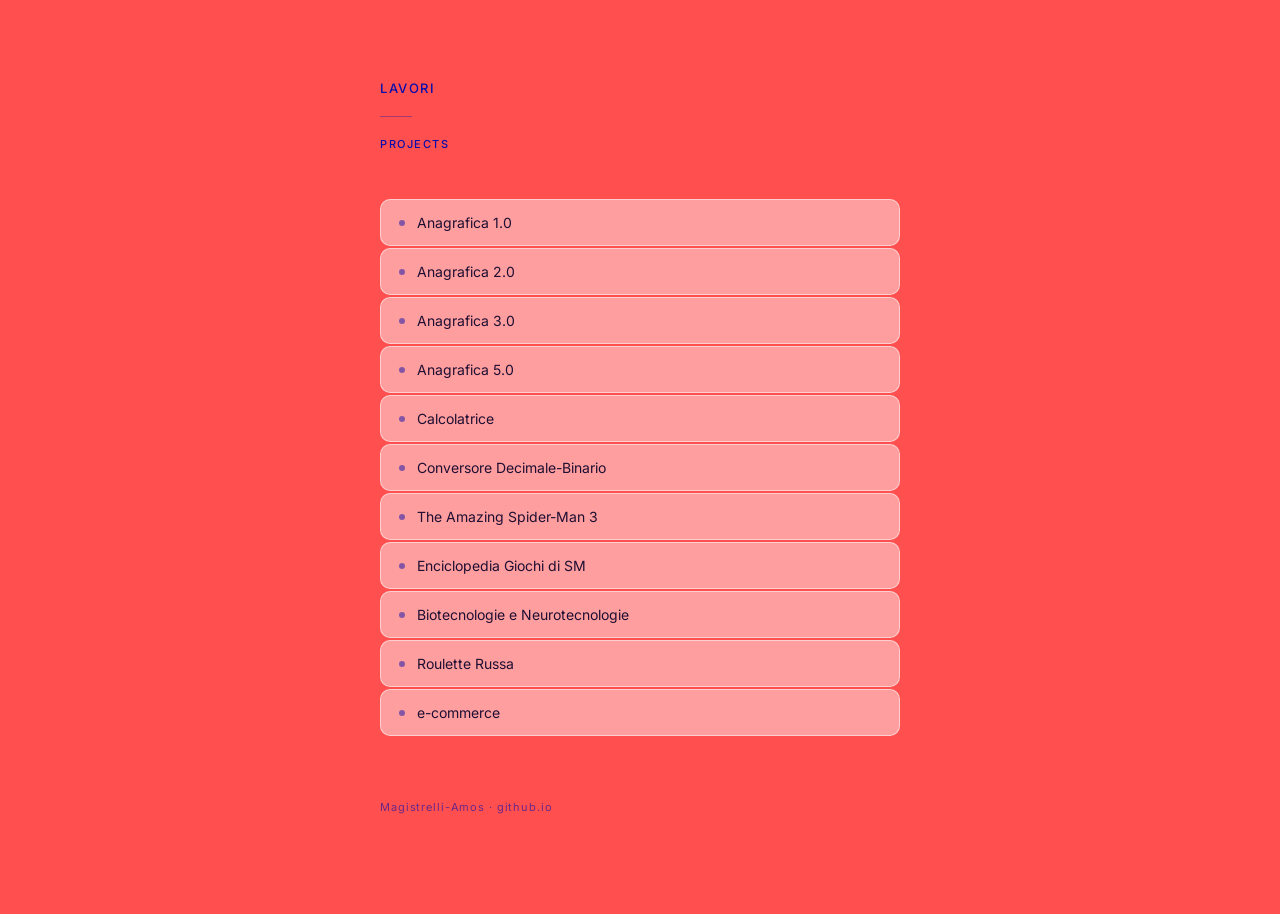
<file: index.html>
<!DOCTYPE html>
<html lang="it">
  <head>
    <meta charset="UTF-8" />
    <meta name="viewport" content="width=device-width, initial-scale=1.0" />
    <title>Lavori</title>
    <link href="https://fonts.googleapis.com/css2?family=Inter:wght@300;400;500&display=swap" rel="stylesheet" />
    <style>
      *, *::before, *::after { box-sizing: border-box; margin: 0; padding: 0; }

      :root {
        --bg: #ff4f4f;
        --surface: rgba(255,255,255,0.45);
        --border: rgba(255,255,255,0.5);
        --border-hover: rgba(255,255,255,0.85);
        --text-primary: #1e0f33;
        --text-secondary: #090ead;
        --accent: #09f5f5;
      }

      body {
        background-color: var(--bg);
        font-family: 'Inter', sans-serif;
        font-weight: 400;
        color: var(--text-primary);
        min-height: 100vh;
        padding: 80px 24px 100px;
        transition: background-color 1.4s ease;
      }

      body.shiny {
        --bg: #64ccf3;
        --surface: rgba(255,255,255,0.45);
        --border: rgba(255,255,255,0.5);
        --border-hover: rgba(255,255,255,0.85);
        --text-primary: #002f44;
        --text-secondary: #1a6a8a;
        --accent: #004e72;
      }

      .flash {
        position: fixed; inset: 0;
        background: white; opacity: 0;
        pointer-events: none; z-index: 999;
      }
      .flash.active { animation: flash 0.8s ease forwards; }
      @keyframes flash {
        0%   { opacity: 0; }
        15%  { opacity: 0.85; }
        40%  { opacity: 0; }
        55%  { opacity: 0.4; }
        100% { opacity: 0; }
      }

      .container {
        max-width: 520px;
        margin: 0 auto;
      }

      header {
        margin-bottom: 48px;
      }

      .wordmark {
        font-size: 13px;
        font-weight: 500;
        letter-spacing: 0.12em;
        text-transform: uppercase;
        color: var(--text-secondary);
      }

      .divider {
        width: 32px;
        height: 1px;
        background: var(--text-secondary);
        opacity: 0.35;
        margin: 20px 0;
      }

      .section-label {
        font-size: 11px;
        font-weight: 500;
        letter-spacing: 0.14em;
        text-transform: uppercase;
        color: var(--text-secondary);
        margin-bottom: 20px;
      }

      .list {
        list-style: none;
        display: flex;
        flex-direction: column;
        gap: 2px;
      }

      .list-item a {
        display: flex;
        align-items: center;
        justify-content: space-between;
        padding: 14px 18px;
        background: var(--surface);
        border: 0.5px solid var(--border);
        border-radius: 10px;
        text-decoration: none;
        color: var(--text-primary);
        font-size: 14px;
        font-weight: 400;
        backdrop-filter: blur(6px);
        transition: border-color 0.15s, transform 0.15s, background 0.15s;
      }

      .list-item a:hover {
        border-color: var(--border-hover);
        background: rgba(255,255,255,0.6);
        transform: translateX(3px);
      }

      .item-left {
        display: flex;
        align-items: center;
        gap: 12px;
      }

      .item-dot {
        width: 6px; height: 6px;
        border-radius: 50%;
        background: var(--text-secondary);
        opacity: 0.5;
        flex-shrink: 0;
        transition: opacity 0.15s, background 0.15s;
      }

      .list-item a:hover .item-dot {
        opacity: 1;
        background: var(--accent);
      }

      .item-arrow {
        font-size: 13px;
        color: var(--text-secondary);
        opacity: 0;
        transition: opacity 0.15s, transform 0.15s;
      }

      .list-item a:hover .item-arrow {
        opacity: 1;
        transform: translateX(2px);
      }

      .list-item.wip a { opacity: 0.4; }

      footer {
        margin-top: 64px;
        font-size: 11px;
        color: var(--text-secondary);
        opacity: 0.6;
        letter-spacing: 0.08em;
      }

      @media (max-width: 480px) {
        body { padding: 48px 16px 80px; }
        .list-item a { padding: 13px 14px; }
      }
    </style>
  </head>
  <body>
    <div class="flash" id="flash"></div>

    <div class="container">
      <header>
        <div class="wordmark">Lavori</div>
        <div class="divider"></div>
        <div class="section-label">Projects</div>
      </header>

      <ul class="list">
        <li class="list-item"><a href="https://magistrelli-amos.github.io/lavoritps/Anagrafica Utente.html"><div class="item-left"><span class="item-dot"></span><span>Anagrafica 1.0</span></div><span class="item-arrow">→</span></a></li>
        <li class="list-item"><a href="https://magistrelli-amos.github.io/lavoritps/Anagrafica2.0.html"><div class="item-left"><span class="item-dot"></span><span>Anagrafica 2.0</span></div><span class="item-arrow">→</span></a></li>
        <li class="list-item"><a href="https://magistrelli-amos.github.io/lavoritps/anagrafica_3.0.html"><div class="item-left"><span class="item-dot"></span><span>Anagrafica 3.0</span></div><span class="item-arrow">→</span></a></li>
        <li class="list-item"><a href="https://magistrelli-amos.github.io/lavoritps/Anagrafica 5.0.html"><div class="item-left"><span class="item-dot"></span><span>Anagrafica 5.0</span></div><span class="item-arrow">→</span></a></li>
        <li class="list-item"><a href="https://magistrelli-amos.github.io/lavoritps/Calcolatrice.html"><div class="item-left"><span class="item-dot"></span><span>Calcolatrice</span></div><span class="item-arrow">→</span></a></li>
        <li class="list-item"><a href="https://magistrelli-amos.github.io/lavoritps/Conversore Decimale-Binario.html"><div class="item-left"><span class="item-dot"></span><span>Conversore Decimale-Binario</span></div><span class="item-arrow">→</span></a></li>
         <li class="list-item"><a href="https://magistrelli-amos.github.io/lavoritps/TASM3_fansite.html"><div class="item-left"><span class="item-dot"></span><span>The Amazing Spider-Man 3</span></div><span class="item-arrow">→</span></a></li>
        <li class="list-item"><a href="https://magistrelli-amos.github.io/lavoritps/spiderman_games_encyclopedia.html"><div class="item-left"><span class="item-dot"></span><span>Enciclopedia Giochi di SM</span></div><span class="item-arrow">→</span></a></li>
        <li class="list-item"><a href="https://magistrelli-amos.github.io/lavoritps/biotecnologie-neurotecnologie.html"><div class="item-left"><span class="item-dot"></span><span>Biotecnologie e Neurotecnologie</span></div><span class="item-arrow">→</span></a></li>
         <li class="list-item"><a href="https://magistrelli-amos.github.io/lavoritps/roulette.html"><div class="item-left"><span class="item-dot"></span><span>Roulette Russa</span></div><span class="item-arrow">→</span></a></li>
         <li class="list-item"><a href="https://magistrelli-amos.github.io/lavoritps/e-commerce/index.html"><div class="item-left"><span class="item-dot"></span><span>e-commerce</span></div><span class="item-arrow">→</span></a></li>
      </ul>

      <footer>Magistrelli-Amos · github.io</footer>
    </div>

    <script>
      if (Math.random() < 1 / 4096) {
        const flash = document.getElementById('flash');
        flash.classList.add('active');
        setTimeout(() => {
          document.body.classList.add('shiny');
          flash.classList.remove('active');
        }, 420);
      }
    </script>
  </body>
</html>
</file>
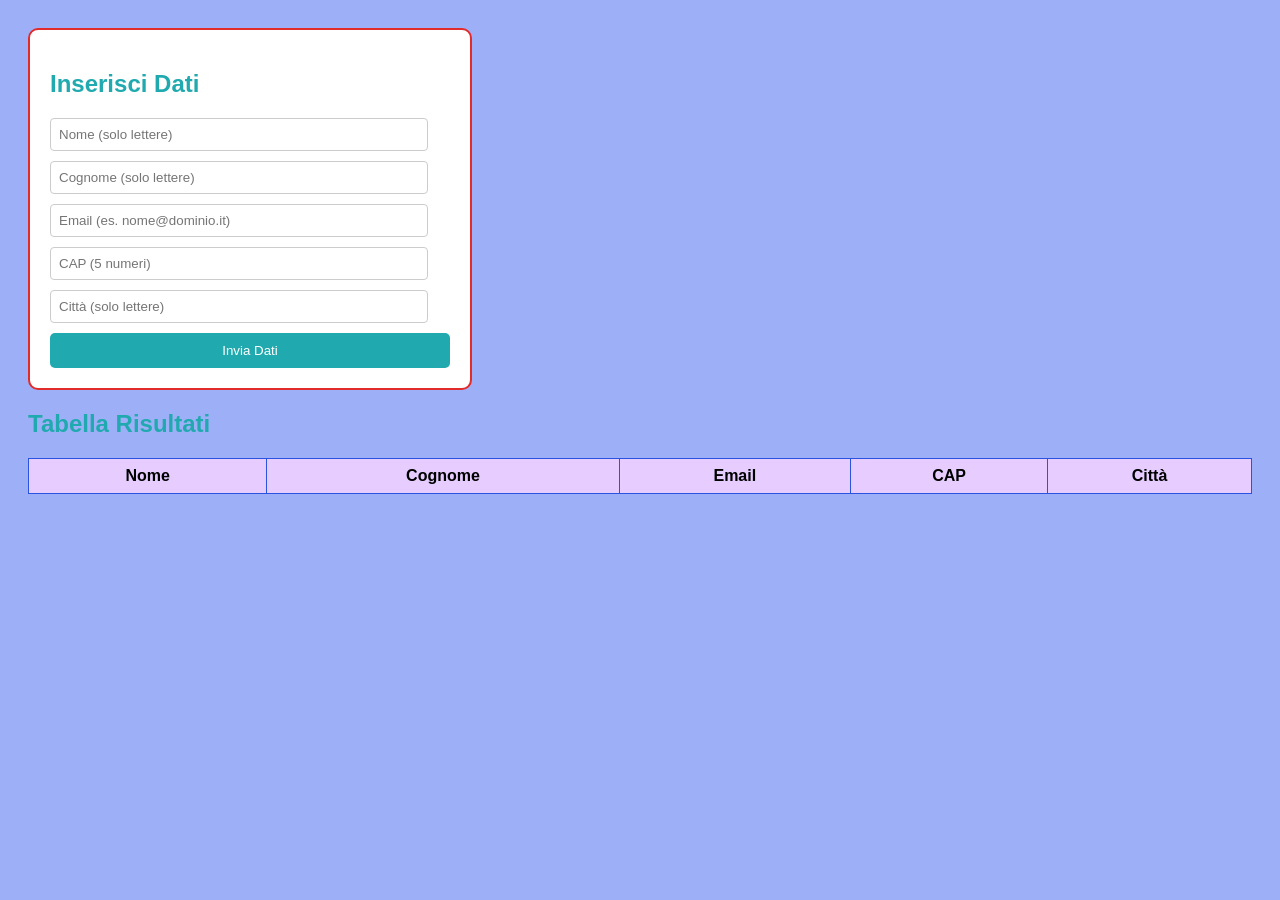
<file: Anagrafica 5.0.html>
<!DOCTYPE html>
<html>
<head>
    <title>Esercizio Anagrafica Validata</title>
    <style>
        body {
            background-color: #9daff6;
            font-family: Arial, sans-serif;
            padding: 20px;
        }

        .contenitore {
            background-color: white;
            border: 2px solid #e22b2b;
            padding: 20px;
            width: 400px;
            border-radius: 10px;
        }

        h2 {
            color: #20aaaf;
        }

        input {
            margin-bottom: 10px;
            display: block;
            width: 90%;
            padding: 8px;
            border: 1px solid #ccc;
            border-radius: 4px;
        }

        button {
            background-color: #20aaaf;
            color: white;
            border: none;
            padding: 10px;
            cursor: pointer;
            border-radius: 5px;
            width: 100%;
        }

        button:hover {
            background-color: #02056e;
        }

        .messaggio-errore {
            color: red;
            font-size: 14px;
            margin-bottom: 10px;
            display: none;
        }

        table {
            width: 100%;
            border-collapse: collapse;
            margin-top: 20px;
            background-color: white;
        }

        table, th, td {
            border: 1px solid #2b53e2;
        }

        th {
            background-color: #e6ccff;
            padding: 8px;
        }

        td {
            padding: 8px;
            text-align: left;
        }
    </style>
</head>
<body>

    <div class="contenitore">
        <h2>Inserisci Dati</h2>
        
        <div id="erroreGenerico" class="messaggio-errore">Per favore, controlla i campi inseriti.</div>

        <input type="text" id="campoNome" placeholder="Nome (solo lettere)">
        <input type="text" id="campoCognome" placeholder="Cognome (solo lettere)">
        <input type="text" id="campoEmail" placeholder="Email (es. nome@dominio.it)">
        <input type="text" id="campoCAP" placeholder="CAP (5 numeri)">
        <input type="text" id="campoCitta" placeholder="Città (solo lettere)">

        <button onclick="salvaDati()">Invia Dati</button>
    </div>

    <h2>Tabella Risultati</h2>
    <table id="tabellaDati">
        <thead>
            <tr>
                <th>Nome</th>
                <th>Cognome</th>
                <th>Email</th>
                <th>CAP</th>
                <th>Città</th>
            </tr>
        </thead>
        <tbody>
        </tbody>
    </table>

    <script>
        var elencoDati = [];

        function salvaDati() {
            var nome = document.getElementById("campoNome").value;
            var cognome = document.getElementById("campoCognome").value;
            var email = document.getElementById("campoEmail").value;
            var cap = document.getElementById("campoCAP").value;
            var citta = document.getElementById("campoCitta").value;
            var boxErrore = document.getElementById("erroreGenerico");

            var regexLettere = /^[a-zA-Z\sàèìòùÀÈÌÒÙ]+$/;
            var regexCAP = /^[0-9]{5}$/;
            var regexEmail = /^[^\s@]+@[^\s@]+\.[a-zA-Z]{2,6}$/;

            var errore = "";

            if (!regexLettere.test(nome)) {
                errore += "Nome non valido. ";
            }
            if (!regexLettere.test(cognome)) {
                errore += "Cognome non valido. ";
            }
            if (!regexEmail.test(email)) {
                errore += "Email non valida. ";
            }
            if (!regexCAP.test(cap)) {
                errore += "CAP deve contenere 5 numeri. ";
            }
            
            if (!regexLettere.test(citta)) {
                errore += "Città non valida (usa solo lettere). ";
            }

            if (errore !== "") {
                boxErrore.innerHTML = errore;
                boxErrore.style.display = "block";
                return;
            } else {
                boxErrore.style.display = "none";
            }

            var nuovoOggetto = {
                n: nome,
                c: cognome,
                e: email,
                cp: cap,
                cit: citta
            };

            elencoDati.push(nuovoOggetto);

            document.getElementById("campoNome").value = "";
            document.getElementById("campoCognome").value = "";
            document.getElementById("campoEmail").value = "";
            document.getElementById("campoCAP").value = "";
            document.getElementById("campoCitta").value = "";

            mostraTabella();
        }

        function mostraTabella() {
            var corpoTabella = document.getElementById("tabellaDati").getElementsByTagName('tbody')[0];
            corpoTabella.innerHTML = "";

            for (var i = 0; i < elencoDati.length; i++) {
                var riga = corpoTabella.insertRow();
                
                riga.insertCell(0).innerHTML = elencoDati[i].n;
                riga.insertCell(1).innerHTML = elencoDati[i].c;
                riga.insertCell(2).innerHTML = elencoDati[i].e;
                riga.insertCell(3).innerHTML = elencoDati[i].cp;
                riga.insertCell(4).innerHTML = elencoDati[i].cit;
            }
        }
    </script>

</body>
</html>
</file>
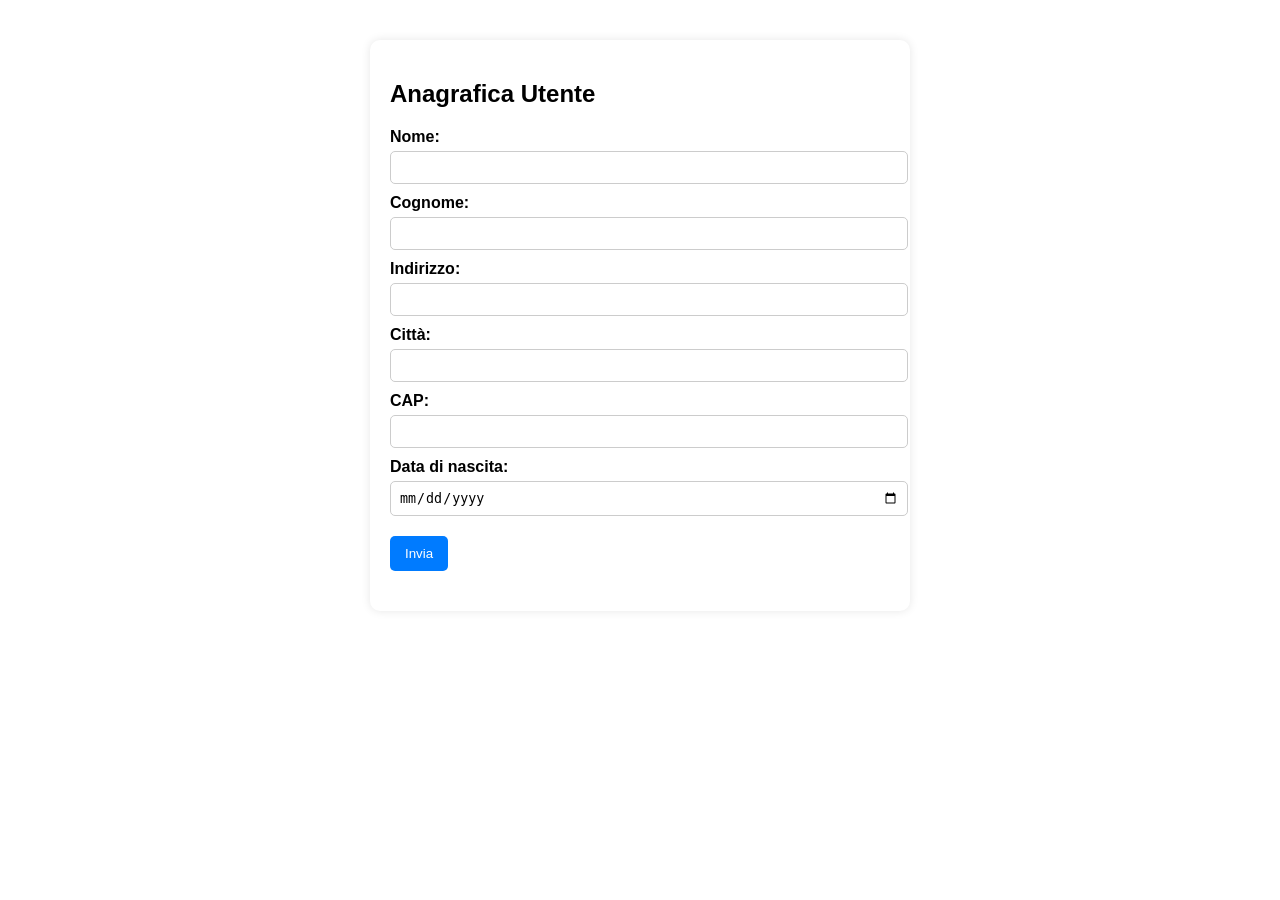
<file: Anagrafica Utente.html>
<!doctype html>
<html lang="it">
<head>
  <meta charset="UTF-8">
  <title>Anagrafica Utente con Generazione</title>
  <style>
    body {
      font-family: Arial, sans-serif;
      max-width: 500px;
      margin: 40px auto;
      padding: 20px;
      border-radius: 10px;
      box-shadow: 0 0 10px rgba(0,0,0,0.1);
    }
    label {
      display: block;
      margin-top: 10px;
      font-weight: bold;
    }
    input {
      width: 100%;
      padding: 8px;
      margin-top: 5px;
      border-radius: 5px;
      border: 1px solid #ccc;
    }
    button {
      margin-top: 20px;
      padding: 10px 15px;
      border: none;
      background-color: #007bff;
      color: white;
      border-radius: 5px;
      cursor: pointer;
    }
    button:hover {
      background-color: #0056b3;
    }
    #risultato {
      margin-top: 20px;
      font-weight: bold;
      color: #333;
    }
  </style>
</head>
<body>

  <h2>Anagrafica Utente</h2>

  <form id="anagraficaForm">
    <label>Nome:</label>
    <input type="text" id="nome" required>

    <label>Cognome:</label>
    <input type="text" id="cognome" required>

    <label>Indirizzo:</label>
    <input type="text" id="indirizzo" required>

    <label>Città:</label>
    <input type="text" id="citta" required>

    <label>CAP:</label>
    <input type="text" id="cap" required pattern="[0-9]{5}" title="Inserisci un CAP valido (5 cifre)">

    <label>Data di nascita:</label>
    <input type="date" id="dataNascita" required>

    <button type="button" onclick="calcolaGenerazione()">Invia</button>
  </form>

  <div id="risultato"></div>

  <script>
    function calcolaGenerazione() {
      const nome = document.getElementById('nome').value.trim();
      const cognome = document.getElementById('cognome').value.trim();
      const indirizzo = document.getElementById('indirizzo').value.trim();
      const citta = document.getElementById('citta').value.trim();
      const cap = document.getElementById('cap').value.trim();
      const dataNascita = document.getElementById('dataNascita').value;

      if (!dataNascita) {
        alert("Inserisci la data di nascita!");
        return;
      }

      const anno = new Date(dataNascita).getFullYear();
      const oggi = new Date();
      const eta = oggi.getFullYear() - anno;

      let generazione = "";

      if (anno >= 2013) generazione = "Generazione Alpha";
      else if (anno >= 1997) generazione = "Generazione Z";
      else if (anno >= 1981) generazione = "Millennials";
      else if (anno >= 1965) generazione = "Generazione X";
      else if (anno >= 1946) generazione = "Baby Boomers";
      else if (anno >= 1928) generazione = "Generazione Silenziosa";
      else if (anno >= 1901) generazione = "Greatest Generation";
      else generazione = "Generazione non classificata";

      document.getElementById("risultato").innerHTML = `
        <p><strong>Dati inseriti:</strong></p>
        <p>Nome: ${nome} ${cognome}</p>
        <p>Indirizzo: ${indirizzo}, ${cap} ${citta}</p>
        <p>Età: ${eta} anni</p>
        <p><strong>Appartiene alla: ${generazione}</strong></p>
      `;
    }
  </script>

</body>
</html>
</file>
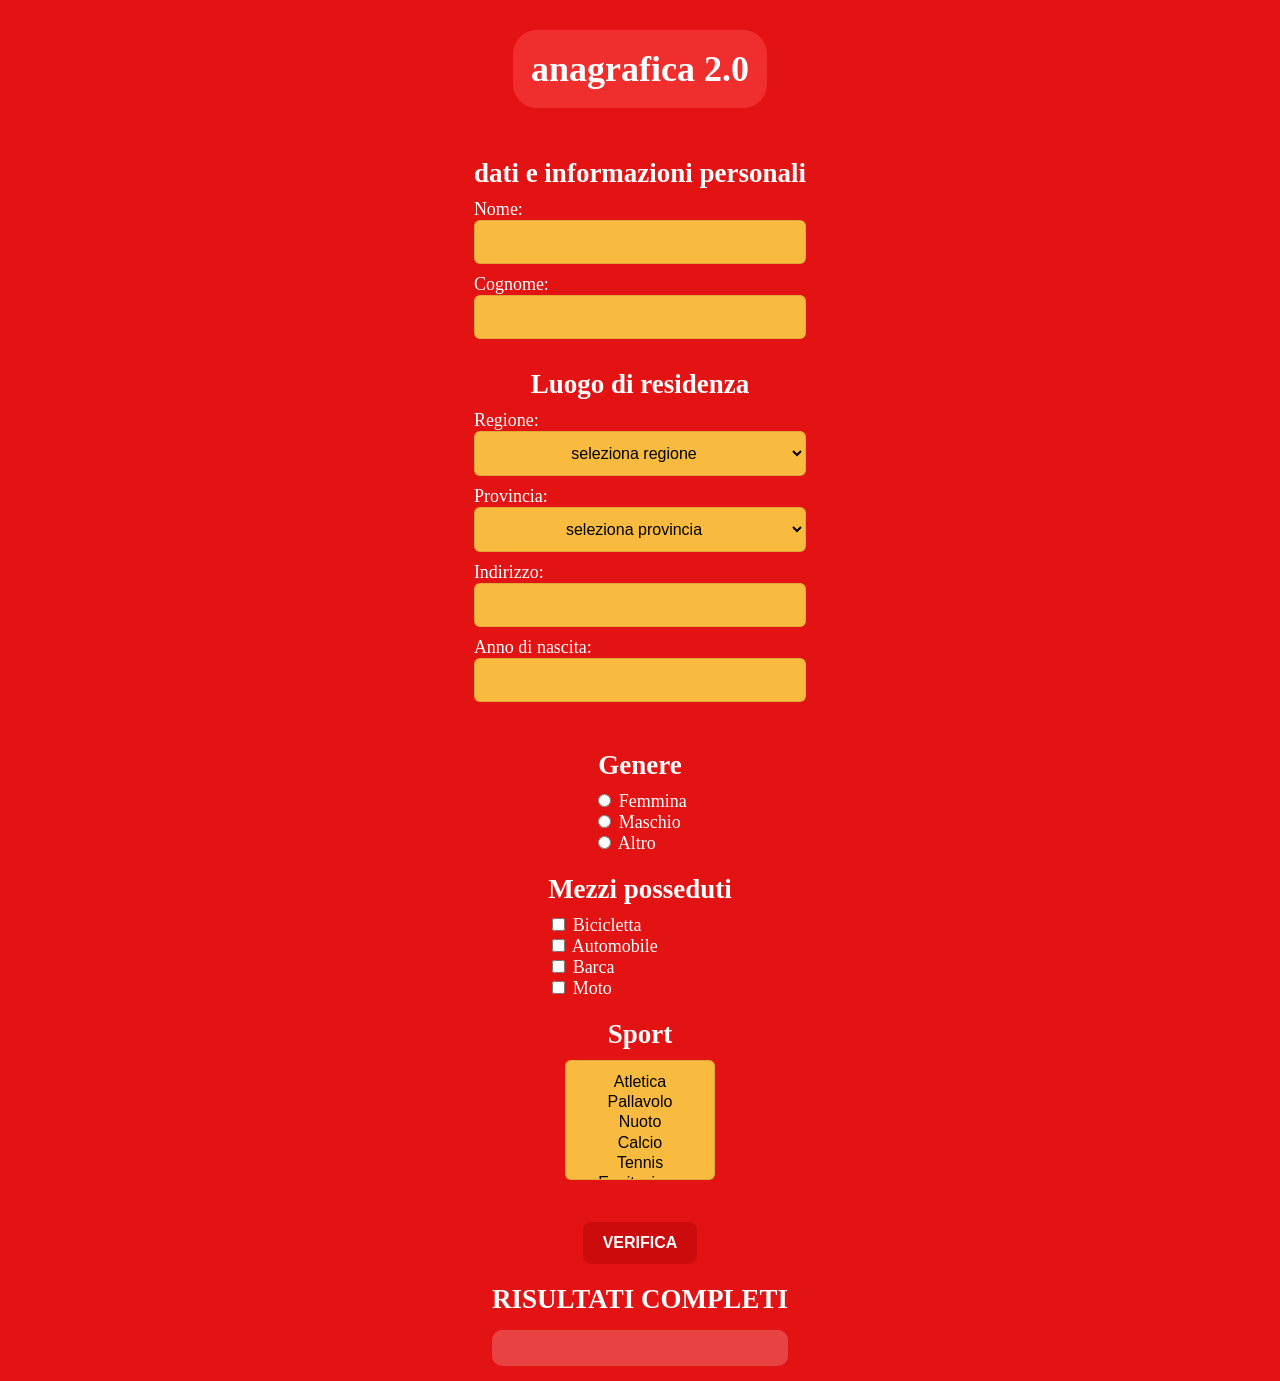
<file: Anagrafica2.0.html>
<!DOCTYPE html>
<html lang="it">
<head>
    <meta charset="UTF-8">
    <meta name="viewport" content="width=device-width, initial-scale=1.0">
    <title>anagrafica 2.0</title>

    <style>
    body {
        font-family: serif;
        background-color: rgb(227, 19, 19);
        margin: 0;
        padding: 0;
        color: #fff;
        font-size: 18px;
    }

    body{
        display: flex;
        flex-direction: column;
        align-items: center;
        justify-content: center;
        min-height: 100vh;
    }

    h1 {
        text-align: center;
        background-color: rgb(241, 46, 46);
        max-width: 520px;
        padding: 18px;
        border-radius: 24px;
        margin: 30px auto;
    }

    .container{
        width: 90%;
        max-width: 640px;
        box-sizing: border-box;
        margin: 10px auto;
    }

    h2 {
        text-align: center;
        margin-top: 20px;
        margin-bottom: 10px;
        color: #fff;
    }

    input[type="text"],
    input[type="number"],
    select {
        text-align: center;
        background-color: rgb(249, 187, 63);
        padding: 12px;
        border: 1px solid rgba(0,0,0,0.1);
        border-radius: 6px;
        width: 100%;
        font-size: 16px;
        box-sizing: border-box;
        margin-bottom: 10px;
        color: #000;
    }

    input[type="checkbox"],
    input[type="radio"] {
        text-align: center;
    }

    button {
        background-color: rgb(204, 12, 12);
        border: none;
        padding: 12px 20px;
        border-radius: 8px;
        cursor: pointer;
        color: #fff;
        font-weight: 600;
        margin-top: 10px;
        display: block;
        margin-left: auto;
        margin-right: auto;
        font-size: 16px;
    }

    button:hover {
        background-color: rgb(240, 156, 86);
    }

    pre#risultati {
        background-color: rgba(255,255,255,0.2);
        padding: 18px;
        border-radius: 10px;
        white-space: pre-wrap;
        word-wrap: break-word;
        font-size: 15px;
    }
    </style>
</head>
<body>


    <h1>anagrafica 2.0</h1>

    <div>
        <h2>dati e informazioni personali</h2>
        Nome:<br>
        <input type="text" id="inputnome"><br>
        Cognome:<br>
        <input type="text" id="inputcognome"><br>
        <div>
        <h2>Luogo di residenza</h2>
        Regione:<br>
        <select id="regione" onchange="caricaProvince()">
            <option value="">seleziona regione</option>
            <option value="Lombardia">Lombardia</option>
            <option value="Sardegna">Sardegna</option>
            <option value="Sicilia">Sicilia</option>
            <option value="Veneto">Veneto</option>
        </select><br>
        Provincia:<br>
        <select id="provincia">
            <option value="">seleziona provincia</option>
        </select>
    </div>

        Indirizzo:<br>
        <input type="text" id="inputindirizzo"><br>
        Anno di nascita:<br>
        <input type="number" id="inputnascita" min="1900" max="2025"><br>
        <p id="generazione"></p>
        <p id="eta"></p>
    </div>

    <div>
        <h2>Genere</h2>
        <input type="radio" name="genere" value="Femmina"> Femmina<br>
        <input type="radio" name="genere" value="Maschio"> Maschio<br>
        <input type="radio" name="genere" value="Altro"> Altro<br>
    </div>

    <div>
        <h2>Mezzi posseduti</h2>
        <input type="checkbox" class="mezzo" value="Bicicletta"> Bicicletta<br>
        <input type="checkbox" class="mezzo" value="Automobile"> Automobile<br>
        <input type="checkbox" class="mezzo" value="Barca"> Barca<br>
        <input type="checkbox" class="mezzo" value="Moto"> Moto<br>
    </div>

    <div>
        <h2>Sport</h2>
        <select id="sport" multiple style="height:120px; width:150px;">
            <option>Atletica</option>
            <option>Pallavolo</option>
            <option>Nuoto</option>
            <option>Calcio</option>
            <option>Tennis</option>
            <option>Equitazione</option>
            <option>Danza</option>
            <option>Arti Marziali</option>
        </select>
    </div>

    <br>
    <button onclick="verifica()">VERIFICA</button>

    <div>
        <h2>RISULTATI COMPLETI</h2>
        <pre id="risultati"></pre>
    </div>

<script>

    var province = {
        "Lombardia": ["Milano","Bergamo","Brescia","Como", "Cremona", "Lecco","Lodi","Mantova","Pavia","Sondrio","Varese"],
        "Veneto": ["Venezia","Padova","Verona","Vicenza","Belluno","Rovigo","Treviso"],
        "Sicilia": ["Palermo","Catania","Messina","Trapani", "Agrigento", "Caltanissetta", "Enna", "Siracusa", "Ragusa"],
        "Sardegna": ["Cagliari", "Nuoro", "Oristano", "Sassari", "Sud Sardegna"],
    };

    function caricaProvince() {
        var regione = document.getElementById("regione").value;
        var provincia = document.getElementById("provincia");

        provincia.innerHTML = "<option> seleziona provincia </option>";

        if (province[regione]) {
            var optionsHTML = "";
            for (var i=0; i<province[regione].length; i++) {
                optionsHTML += "<option value='" + province[regione][i] + "'>" + province[regione][i] + "</option>";
            }
            provincia.innerHTML += optionsHTML;
        }
    }

    function trovaGenerazione(anno) {
        if (anno >= 1946 && anno <= 1964) return "Baby Boomers";
        if (anno >= 1965 && anno <= 1980) return "Generazione X";
        if (anno >= 1981 && anno <= 1996) return "Millennials";
        if (anno >= 1997 && anno <= 2012) return "Generazione Z";
        if (anno >= 2013) return "Generazione Alpha";
        return "Anno non valido";
    }

    function verifica() {
        var nome = document.getElementById("inputnome").value;
        var cognome = document.getElementById("inputcognome").value;
        var indirizzo = document.getElementById("inputindirizzo").value;
        var anno = parseInt(document.getElementById("inputnascita").value);

        var genere = document.querySelector('input[name="genere"]:checked');
        var reg = document.getElementById("regione").value;
        var prov = document.getElementById("provincia").value;

        var mezziSel = [];
        var mezzi = document.getElementsByClassName("mezzo");
        for (var i=0; i<mezzi.length; i++) {
            if (mezzi[i].checked) {
                mezziSel.push(mezzi[i].value);
            }
        }

        var sportSel = [];
        var sportOptions = document.getElementById("sport").options;
        for (var i=0; i<sportOptions.length; i++) {
            if (sportOptions[i].selected) {
                sportSel.push(sportOptions[i].value);
            }
        }

        var generazione = !isNaN(anno) ? trovaGenerazione(anno) : "-";
        var eta = !isNaN(anno) ? new Date().getFullYear() - anno : "-";

        var risultatoTesto = 
        "Nome: " + nome + "\n" +
        "Cognome: " + cognome + "\n" +
        "Regione: " + (reg || "-") + "\n" +
        "Provincia: " + (prov || "-") + "\n" +
        "Indirizzo: " + indirizzo + "\n" +
        "Anno di nascita: " + anno + "\n" +
        "Generazione: " + generazione + "\n" +
        "Età: " + eta + " anni\n" +
        "Genere: " + (genere ? genere.value : "-") + "\n" +
        "Mezzi: " + (mezziSel.length ? mezziSel.join(", ") : "-") + "\n" +
        "Sport: " + (sportSel.length ? sportSel.join(", ") : "-");

        document.getElementById("risultati").textContent = risultatoTesto;

        document.getElementById("generazione").textContent = "Generazione: " + generazione;
        document.getElementById("eta").textContent = "Età: " + eta + " anni";
    }
</script>

</body>
</html>
</file>
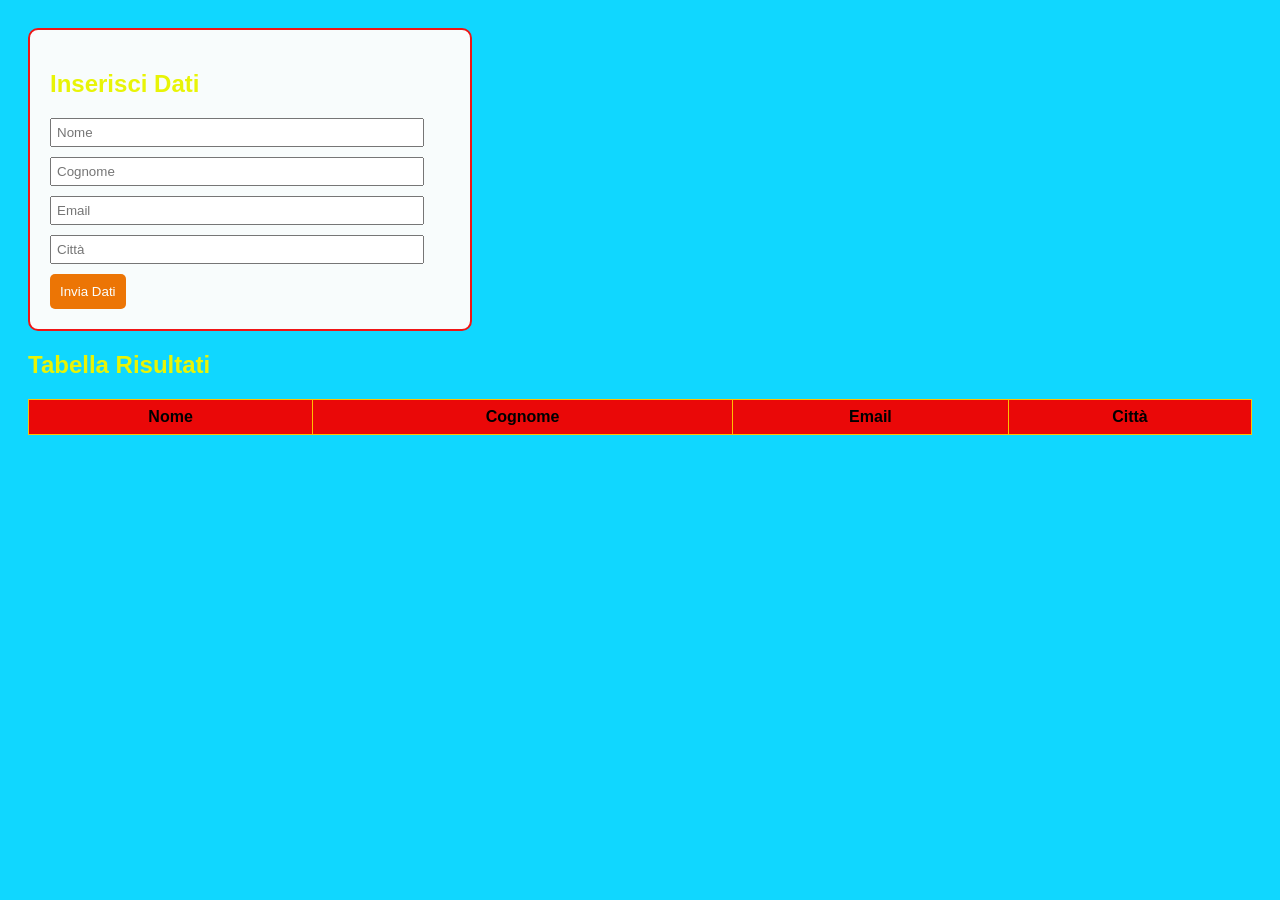
<file: anagrafica_3.0.html>
<!DOCTYPE html>
<html>
<head>
    <title>Esercizio Array di Oggetti</title>
    <style>
        body {
            background-color: #10d7ff;
            font-family: Arial, sans-serif;
            padding: 20px;
        }

        .contenitore {
            background-color: rgb(248, 252, 252);
            border: 2px solid #f01515;
            padding: 20px;
            width: 400px;
            border-radius: 10px;
        }

        h2 {
            color: #e8f406;
        }

        input {
            margin-bottom: 10px;
            display: block;
            width: 90%;
            padding: 5px;
        }

        button {
            background-color: #ec7505;
            color: rgb(250, 255, 255);
            border: none;
            padding: 10px;
            cursor: pointer;
            border-radius: 5px;
        }

        button:hover {
            background-color: #ff2929;
        }

        table {
            width: 100%;
            border-collapse: collapse;
            margin-top: 20px;
        }

        table, th, td {
            border: 1px solid #ffc001;
        }

        th {
            background-color: #ea0808;
            padding: 8px;
        }

        td {
            padding: 8px;
            text-align: left;
        }
    </style>
</head>
<body>

    <div class="contenitore">
        <h2>Inserisci Dati</h2>
        
        <input type="text" id="campoNome" placeholder="Nome">
        <input type="text" id="campoCognome" placeholder="Cognome">
        <input type="text" id="campoEmail" placeholder="Email">
        <input type="text" id="campoCittà" placeholder="Città">

        <button onclick="salvaDati()">Invia Dati</button>
    </div>

    <h2>Tabella Risultati</h2>
    <table id="tabellaDati">
        <thead>
            <tr>
                <th>Nome</th>
                <th>Cognome</th>
                <th>Email</th>
                <th>Città</th>
            </tr>
        </thead>
        <tbody>
        </tbody>
    </table>

    <script>
        var elencoDati = [];

        function salvaDati() {
            var nome = document.getElementById("campoNome").value;
            var cognome = document.getElementById("campoCognome").value;
            var email = document.getElementById("campoEmail").value;
            var città = document.getElementById("campoCittà").value;

            if (nome == "" || cognome == "") {
                alert("Riempi almeno Nome e Cognome!");
                return;
            }

            var nuovoOggetto = {
                n: nome,
                c: cognome,
                e: email,
                cit: città
            };

            elencoDati.push(nuovoOggetto);

            document.getElementById("campoNome").value = "";
            document.getElementById("campoCognome").value = "";
            document.getElementById("campoEmail").value = "";
            document.getElementById("campoCittà").value = "";

            mostraTabella();
        }

        function mostraTabella() {
            var corpoTabella = document.getElementById("tabellaDati").getElementsByTagName('tbody')[0];
            
            corpoTabella.innerHTML = "";

            for (var i = 0; i < elencoDati.length; i++) {
                var riga = corpoTabella.insertRow();
                
                var cella1 = riga.insertCell(0);
                var cella2 = riga.insertCell(1);
                var cella3 = riga.insertCell(2);
                var cella4 = riga.insertCell(3);

                cella1.innerHTML = elencoDati[i].n;
                cella2.innerHTML = elencoDati[i].c;
                cella3.innerHTML = elencoDati[i].e;
                cella4.innerHTML = elencoDati[i].cit;
            }
        }
    </script>

</body>
</html>
</file>
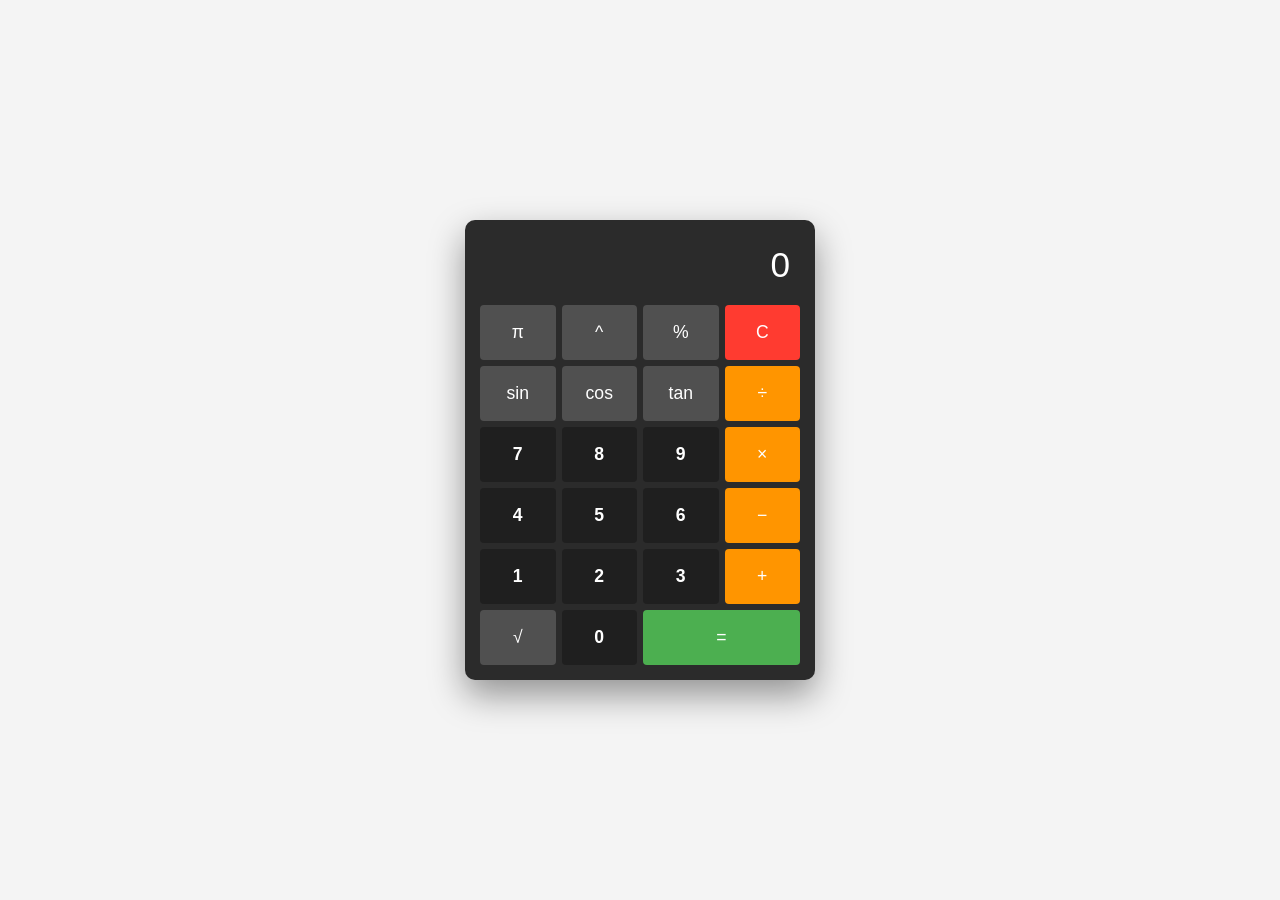
<file: Calcolatrice.html>
<!DOCTYPE html>
<html lang="it">
<head>
  <meta charset="UTF-8">
  <title>Calcolatrice</title>
  <style>
    body {
      display: flex;
      justify-content: center;
      align-items: center;
      height: 100vh;
      margin: 0;
      background-color: #f4f4f4;
      font-family: 'Segoe UI', Arial, sans-serif;
    }

    .calculator {
      background-color: #2b2b2b;
      padding: 15px;
      border-radius: 10px;
      width: 320px;
      box-shadow: 0 15px 35px rgba(0,0,0,0.4);
    }

    #display {
      width: 100%;
      height: 60px;
      background: transparent;
      color: white;
      border: none;
      font-size: 2.2rem;
      text-align: right;
      padding: 10px;
      box-sizing: border-box;
      margin-bottom: 10px;
      outline: none;
    }

    .grid {
      display: grid;
      grid-template-columns: repeat(4, 1fr);
      grid-gap: 6px;
    }

    button {
      height: 55px;
      font-size: 1.1rem;
      border: none;
      border-radius: 4px;
      cursor: pointer;
      background-color: #3b3b3b;
      color: white;
      transition: background 0.1s;
    }

    button:hover { background-color: #4a4a4a; }
    button:active { background-color: #555; }
    .number { background-color: #1f1f1f; font-weight: bold; }
    .operator { background-color: #ff9500; color: white; }
    .operator:hover { background-color: #e68600; }
    .func { background-color: #505050; }
    .clear { background-color: #ff3b30; }
    .equals { background-color: #4CAF50; grid-column: span 2; }
  </style>
</head>
<body>

<div class="calculator">
  <input type="text" id="display" readonly value="0">
  
  <div class="grid">
    <button class="func" onclick="mathOp('pi')">π</button>
    <button class="func" onclick="append('**')">^</button>
    <button class="func" onclick="mathOp('percent')">%</button>
    <button class="clear" onclick="clearLast()">C</button>

    <button class="func" onclick="mathOp('sin')">sin</button>
    <button class="func" onclick="mathOp('cos')">cos</button>
    <button class="func" onclick="mathOp('tan')">tan</button>
    <button class="operator" onclick="append('/')">÷</button>

    <button class="number" onclick="append('7')">7</button>
    <button class="number" onclick="append('8')">8</button>
    <button class="number" onclick="append('9')">9</button>
    <button class="operator" onclick="append('*')">×</button>

    <button class="number" onclick="append('4')">4</button>
    <button class="number" onclick="append('5')">5</button>
    <button class="number" onclick="append('6')">6</button>
    <button class="operator" onclick="append('-')">−</button>

    <button class="number" onclick="append('1')">1</button>
    <button class="number" onclick="append('2')">2</button>
    <button class="number" onclick="append('3')">3</button>
    <button class="operator" onclick="append('+')">+</button>

    <button class="func" onclick="mathOp('sqrt')">√</button>
    <button class="number" onclick="append('0')">0</button>
    <button class="equals" onclick="calculate()">=</button>
  </div>
</div>

<script>
  const display = document.getElementById("display");

  function append(char) {
    if (display.value === "0" || display.value === "Errore") {
      display.value = (char === '**') ? '0**' : char;
    } else {
      display.value += char;
    }
  }

  function clearLast() {
    if (display.value.length > 1 && display.value !== "Errore") {
      display.value = display.value.slice(0, -1);
    } else {
      display.value = "0";
    }
  }

  function mathOp(type) {
    let val = parseFloat(display.value);
    let res;
    
    switch(type) {
      case 'pi': 
        if(display.value === "0") display.value = Math.PI.toFixed(8);
        else append(Math.PI.toFixed(8));
        return;
      case 'percent': res = val / 100; break;
      case 'sqrt': res = Math.sqrt(val); break;
      case 'sin': res = Math.sin(val * Math.PI / 180); break;
      case 'cos': res = Math.cos(val * Math.PI / 180); break;
      case 'tan': res = Math.tan(val * Math.PI / 180); break;
    }
    display.value = Number(res.toFixed(8)).toString();
  }

  function calculate() {
    try {
      const expr = display.value;
      const cleanExpr = expr.replace(/[^-+*/0-9.]/g, (m) => expr.includes('**') ? m : '');

      const result = new Function('return ' + cleanExpr)();
      display.value = Number(result.toFixed(8)).toString();
    } catch (e) {
      display.value = "Errore";
    }
  }
</script>

</body>
</html>
</file>
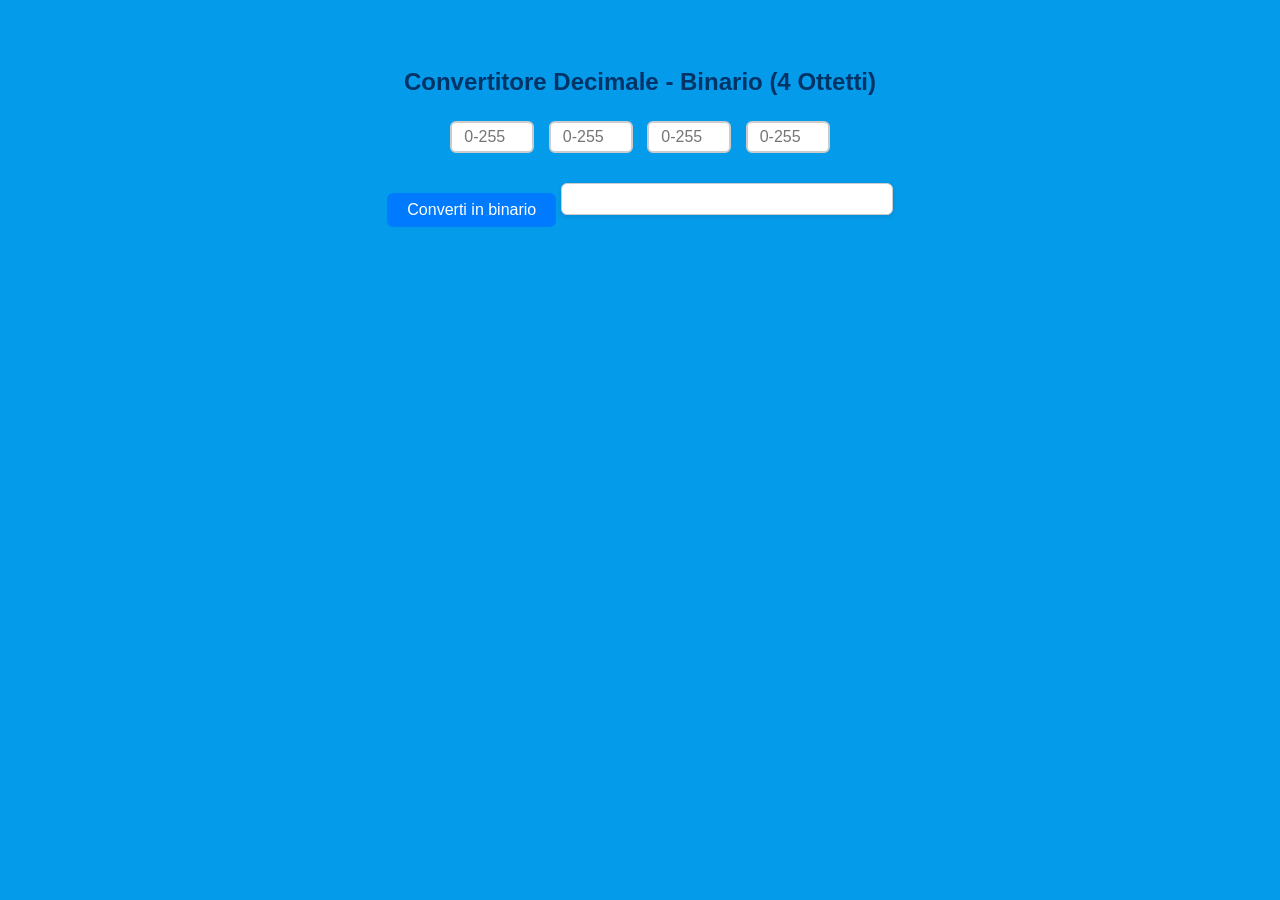
<file: Conversore Decimale-Binario.html>
<!DOCTYPE html>
<html lang="it">
<head>
  <meta charset="UTF-8">
  <title>Convertitore Decimale - Binario</title>
  <style>

    body {
      font-family: Arial, Helvetica, sans-serif;
      background: linear-gradient(135deg, #059beb, #059beb);
      color: #222;
      text-align: center;
      padding: 40px;
    }

    h2 {
      color: #003366;
      margin-bottom: 20px;
    }

    input[type="number"] {
      width: 70px;
      padding: 5px;
      text-align: center;
      border: 2px solid #ccc;
      border-radius: 6px;
      font-size: 1em;
      margin: 5px;
      transition: border-color 0.3s;
    }

    input[type="number"]:focus {
      border-color: #007bff;
      outline: none;
    }

    button {
      background-color: #007bff;
      color: white;
      border: none;
      padding: 8px 20px;
      border-radius: 6px;
      cursor: pointer;
      font-size: 1em;
      margin-top: 15px;
      transition: background-color 0.3s, transform 0.2s;
    }

    button:hover {
      background-color: #0056b3;
      transform: scale(1.05);
    }

    #risultato {
      margin-top: 25px;
      font-family: "Courier New", monospace;
      font-size: 1.1em;
      background-color: #fff;
      border: 1px solid #ccc;
      border-radius: 6px;
      padding: 15px;
      display: inline-block;
      min-width: 300px;
      box-shadow: 0 2px 5px rgba(0,0,0,0.1);
    }


    .errore {
      color: #cc0000;
      font-weight: bold;
    }
  </style>
</head>

<body>
  <h2>Convertitore Decimale - Binario (4 Ottetti)</h2>
  
  <input type="number" id="num1" min="0" max="255" placeholder="0-255">
  <input type="number" id="num2" min="0" max="255" placeholder="0-255">
  <input type="number" id="num3" min="0" max="255" placeholder="0-255">
  <input type="number" id="num4" min="0" max="255" placeholder="0-255">
  
  <br>
  <button onclick="converti()">Converti in binario</button>
  
  <div id="risultato"></div>
  
  <script>
    function converti() {
      const numeri = [
        document.getElementById('num1').value,
        document.getElementById('num2').value,
        document.getElementById('num3').value,
        document.getElementById('num4').value
      ];

      const binari = [];

      for (let i = 0; i < numeri.length; i++) {
        const n = parseInt(numeri[i]);
        if (isNaN(n) || n < 0 || n > 255) {
          document.getElementById('risultato').innerHTML =
            `<span class="errore">Inserisci numeri validi (0-255) in tutte le caselle!</span>`;
          return;
        }

        binari.push(n.toString(2).padStart(8, "0"));
      }

      document.getElementById('risultato').innerHTML = `
        <strong>Indirizzo decimale:</strong> ${numeri.join('.')}<br>
        <strong>Indirizzo binario:</strong> ${binari.join('.')}
      `;
    }
  </script>
</body>
</html>
</file>
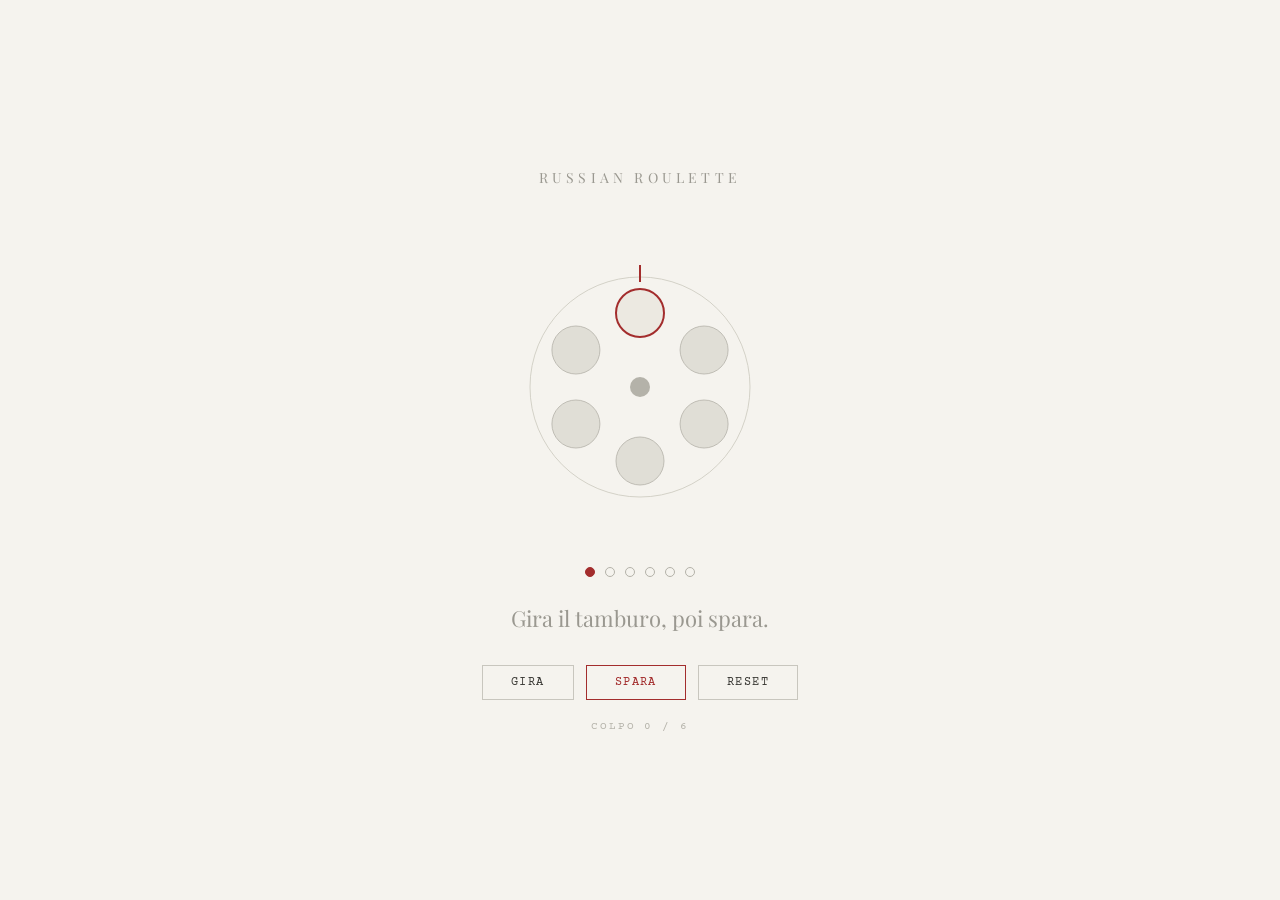
<file: roulette.html>
<!DOCTYPE html>
<html lang="it">
<head>
  <meta charset="UTF-8">
  <meta name="viewport" content="width=device-width, initial-scale=1.0">
  <title>Russian Roulette</title>
  <style>
    @import url('https://fonts.googleapis.com/css2?family=Playfair+Display:wght@400;700&family=Courier+Prime:wght@400;700&display=swap');

    * {
      box-sizing: border-box;
      margin: 0;
      padding: 0;
    }

    body {
      background: #F5F3EE;
      display: flex;
      flex-direction: column;
      align-items: center;
      justify-content: center;
      min-height: 100vh;
      font-family: 'Courier Prime', monospace;
      color: #3A3935;
    }

    h1 {
      font-family: 'Playfair Display', serif;
      font-size: 14px;
      font-weight: 400;
      letter-spacing: 0.3em;
      text-transform: uppercase;
      color: #9A9890;
      margin-bottom: 40px;
    }

    canvas {
      display: block;
      margin: 0 auto;
    }

    .dots {
      display: flex;
      gap: 10px;
      justify-content: center;
      margin: 20px 0 10px;
    }

    .dot {
      width: 10px;
      height: 10px;
      border-radius: 50%;
      border: 1px solid #B4B2A9;
      background: transparent;
      transition: background 0.25s;
    }

    .dot.current {
      border-color: #A32D2D;
      background: #A32D2D;
    }

    .dot.fired {
      background: #C8C6BE;
      border-color: #C8C6BE;
    }

    #message {
      font-family: 'Playfair Display', serif;
      font-size: 22px;
      text-align: center;
      min-height: 34px;
      margin: 16px 0 28px;
      color: #9A9890;
      transition: color 0.3s;
    }

    #message.dead  { color: #A32D2D; }
    #message.alive { color: #3A3935; }

    .buttons {
      display: flex;
      gap: 12px;
    }

    button {
      font-family: 'Courier Prime', monospace;
      font-size: 12px;
      letter-spacing: 0.12em;
      text-transform: uppercase;
      padding: 10px 28px;
      border: 1px solid #C8C6BE;
      background: transparent;
      color: #3A3935;
      cursor: pointer;
      transition: background 0.15s, color 0.15s;
    }

    button:hover {
      background: #ECEAE3;
    }

    #fireBtn {
      border-color: #A32D2D;
      color: #A32D2D;
    }

    #fireBtn:hover {
      background: #FCEBEB;
    }

    #roundInfo {
      font-size: 11px;
      letter-spacing: 0.18em;
      color: #B4B2A9;
      text-transform: uppercase;
      margin-top: 20px;
    }
  </style>
</head>
<body>

  <h1>Russian Roulette</h1>

  <canvas id="c" width="320" height="320"></canvas>

  <div class="dots" id="dots"></div>

  <div id="message">Gira il tamburo, poi spara.</div>

  <div class="buttons">
    <button id="spinBtn" onclick="spin()">Gira</button>
    <button id="fireBtn" onclick="fire()">Spara</button>
    <button id="resetBtn" onclick="resetGame()">Reset</button>
  </div>

  <div id="roundInfo">Colpo 0 / 6</div>

<script>
  var CHAMBERS = 6;
  var canvas   = document.getElementById('c');
  var ctx      = canvas.getContext('2d');

  var bulletPos      = 0;
  var currentChamber = 0;
  var shotsFired     = 0;
  var gameOver       = false;
  var cylinderAngle  = 0;
  var targetAngle    = 0;
  var isSpinning     = false;
  var recoilY        = 0;
  var spinInterval   = null;
  var recoilStep     = 0;
  var recoilInterval = null;
  var firedList      = [];   // array di 'ok' o 'dead' per ogni colpo

  function resetGame() {
    bulletPos      = Math.floor(Math.random() * CHAMBERS);
    currentChamber = 0;
    shotsFired     = 0;
    gameOver       = false;
    cylinderAngle  = 0;
    targetAngle    = 0;
    isSpinning     = false;
    recoilY        = 0;
    firedList      = [];
    if (spinInterval)   clearInterval(spinInterval);
    if (recoilInterval) clearInterval(recoilInterval);
    setMessage('Gira il tamburo, poi spara.', '');
    document.getElementById('roundInfo').textContent = 'Colpo 0 / 6';
    renderDots();
    draw();
  }

  function spin() {
    if (isSpinning || gameOver) return;
    currentChamber = Math.floor(Math.random() * CHAMBERS);
    var spins      = 3 + Math.floor(Math.random() * 3);
    var extra      = (currentChamber / CHAMBERS) * 360;
    targetAngle    = cylinderAngle + spins * 360 + extra;
    isSpinning     = true;
    setMessage('Il tamburo gira...', '');

    spinInterval = setInterval(function() {
      var diff = targetAngle - cylinderAngle;
      if (diff < 1) {
        cylinderAngle = targetAngle % 360;
        isSpinning    = false;
        clearInterval(spinInterval);
        setMessage('Pronto. Spara quando vuoi.', '');
        renderDots();
      } else {
        cylinderAngle += diff * 0.08 + 0.5;
      }
      draw();
    }, 16);
  }

  function fire() {
    if (isSpinning || gameOver) return;
    shotsFired++;
    startRecoil();

    var hit = (currentChamber === bulletPos);

    setTimeout(function() {
      if (hit) {
        firedList.push('dead');
        gameOver = true;
        setMessage('Colpo fatale', 'dead');
      } else {
        firedList.push('ok');
        if (shotsFired >= CHAMBERS) {
          gameOver = true;
          setMessage('Sei sopravvissuto!', 'alive');
        } else {
          setMessage('Scatto a vuoto. Continua...', '');
          currentChamber = (currentChamber + 1) % CHAMBERS;
        }
      }
      document.getElementById('roundInfo').textContent = 'Colpo ' + shotsFired + ' / 6';
      renderDots();
      draw();
    }, 220);
  }

  function startRecoil() {
    recoilStep = 0;
    if (recoilInterval) clearInterval(recoilInterval);
    recoilInterval = setInterval(function() {
      recoilStep++;
      if      (recoilStep < 5)  recoilY = recoilStep * 3;
      else if (recoilStep < 13) recoilY = (13 - recoilStep) * 2;
      else {
        recoilY = 0;
        clearInterval(recoilInterval);
      }
      draw();
    }, 16);
  }

  function draw() {
    ctx.clearRect(0, 0, canvas.width, canvas.height);

    var cx = canvas.width  / 2;
    var cy = canvas.height / 2 + recoilY;
    var R  = 110;
    var cr = 24;
    var orbitR = R - cr - 12;

    // Cerchio esterno
    ctx.beginPath();
    ctx.arc(cx, cy, R, 0, Math.PI * 2);
    ctx.strokeStyle = '#D3D1C7';
    ctx.lineWidth   = 1;
    ctx.stroke();

    // Indicatore martello
    ctx.beginPath();
    ctx.moveTo(cx, cy - R - 12);
    ctx.lineTo(cx, cy - R + 5);
    ctx.strokeStyle = '#A32D2D';
    ctx.lineWidth   = 2;
    ctx.stroke();

    // Camere
    for (var i = 0; i < CHAMBERS; i++) {
      var a  = toRad(cylinderAngle + (i / CHAMBERS) * 360 - 90);
      var px = cx + Math.cos(a) * orbitR;
      var py = cy + Math.sin(a) * orbitR;
      var isCurrent = (i === currentChamber);
      var hasBullet = (i === bulletPos);

      // Sfondo camera
      ctx.beginPath();
      ctx.arc(px, py, cr, 0, Math.PI * 2);
      ctx.fillStyle = isCurrent ? '#ECE9E1' : '#E0DED6';
      ctx.fill();

      // Bordo camera
      ctx.beginPath();
      ctx.arc(px, py, cr, 0, Math.PI * 2);
      if (isCurrent) {
        ctx.strokeStyle = '#A32D2D';
        ctx.lineWidth   = 2;
      } else {
        ctx.strokeStyle = '#B4B2A9';
        ctx.lineWidth   = 0.8;
      }
      ctx.stroke();

      // Mostra la pallottola solo a fine partita
      if (hasBullet && gameOver) {
        ctx.beginPath();
        ctx.arc(px, py, cr * 0.48, 0, Math.PI * 2);
        ctx.fillStyle = '#5F5E5A';
        ctx.fill();
        ctx.beginPath();
        ctx.arc(px, py, cr * 0.22, 0, Math.PI * 2);
        ctx.fillStyle = '#BA7517';
        ctx.fill();
      }
    }

    // Perno centrale
    ctx.beginPath();
    ctx.arc(cx, cy, 10, 0, Math.PI * 2);
    ctx.fillStyle = '#B4B2A9';
    ctx.fill();
  }

  function toRad(deg) {
    return deg * Math.PI / 180;
  }

  function setMessage(text, cls) {
    var el = document.getElementById('message');
    el.textContent = text;
    el.className   = cls;
  }

  function renderDots() {
    var wrap = document.getElementById('dots');
    wrap.innerHTML = '';
    for (var i = 0; i < CHAMBERS; i++) {
      var d = document.createElement('div');
      d.className = 'dot';
      wrap.appendChild(d);
    }
    // Segna i colpi sparati prima di quello corrente
    for (var s = 0; s < firedList.length; s++) {
      var idx = (currentChamber - firedList.length + s + CHAMBERS) % CHAMBERS;
      wrap.children[idx].classList.add('fired');
    }
    // Camera corrente
    if (!gameOver) {
      wrap.children[currentChamber].classList.add('current');
    }
  }

  // Avvio
  resetGame();
</script>
</body>
</html>
</file>
